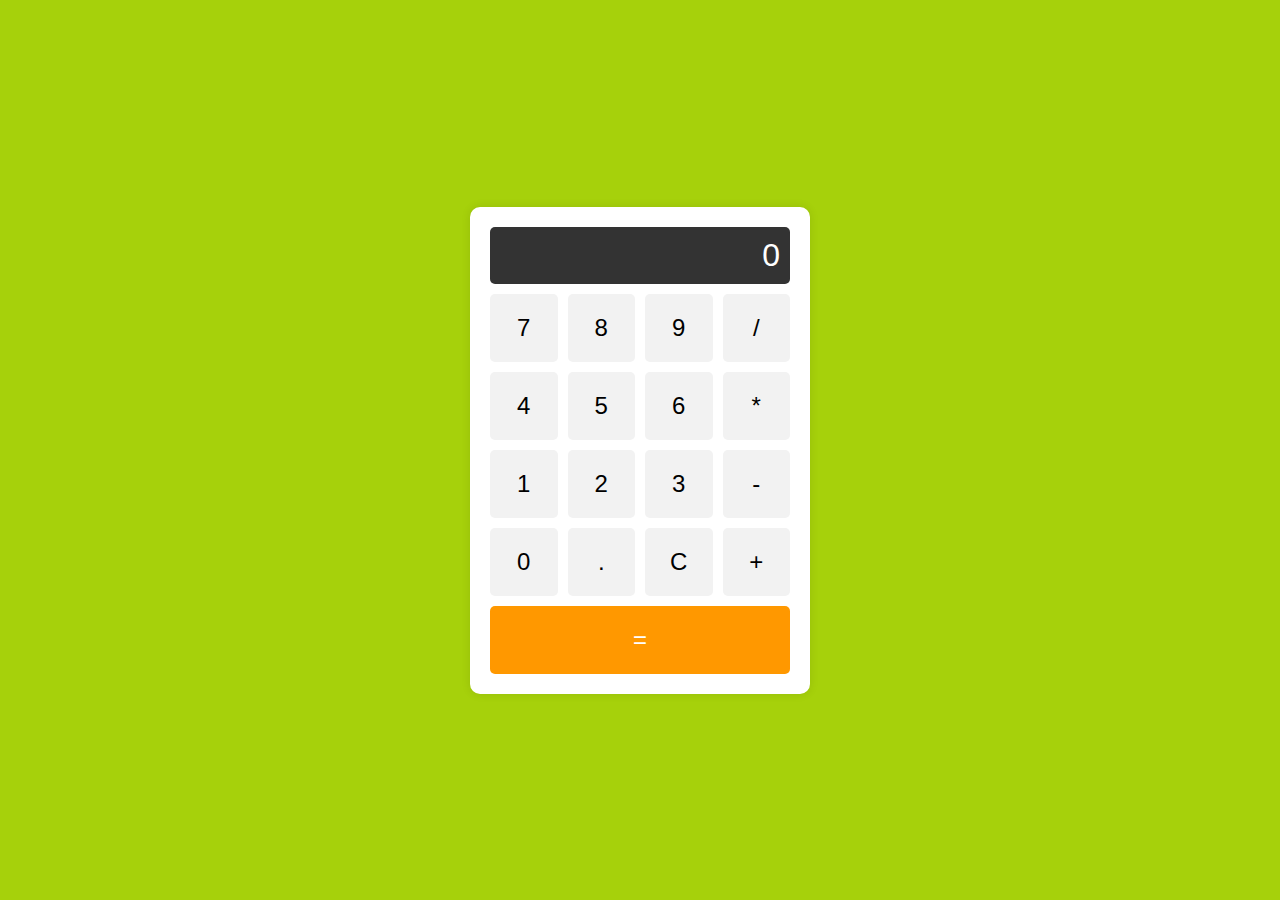
<file: calculator/index.html>
<!DOCTYPE html>
<html lang="en">
<head>
    <meta charset="UTF-8">
    <meta name="viewport" content="width=device-width, initial-scale=1.0">
    <title>Basic Calculator</title>
    <link rel="stylesheet" href="styles.css">
</head>
<body>
    <div class="calculator">
        <div class="display" id="display">0</div>
        <div class="buttons">
            <button class="btn" data-value="7">7</button>
            <button class="btn" data-value="8">8</button>
            <button class="btn" data-value="9">9</button>
            <button class="btn" data-value="/" id="divide">/</button>

            <button class="btn" data-value="4">4</button>
            <button class="btn" data-value="5">5</button>
            <button class="btn" data-value="6">6</button>
            <button class="btn" data-value="*" id="multiply">*</button>

            <button class="btn" data-value="1">1</button>
            <button class="btn" data-value="2">2</button>
            <button class="btn" data-value="3">3</button>
            <button class="btn" data-value="-" id="subtract">-</button>

            <button class="btn" data-value="0">0</button>
            <button class="btn" data-value="." id="decimal">.</button>
            <button class="btn" data-value="C" id="clear">C</button>
            <button class="btn" data-value="+" id="add">+</button>

            <button class="btn" data-value="=" id="equals">=</button>
        </div>
    </div>
    <script src="script.js"></script>
</body>
</html>
</file>
<file: calculator/styles.css>
/* styles.css */
body {
    display: flex;
    justify-content: center;
    align-items: center;
    height: 100vh;
    margin: 0;
    background-color: #a6d10b;
    font-family: Arial, sans-serif;
}

.calculator {
    background-color: #fff;
    border-radius: 10px;
    box-shadow: 0 0 10px rgba(0, 0, 0, 0.1);
    padding: 20px;
    width: 300px;
}

.display {
    background-color: #333;
    color: #fff;
    font-size: 2em;
    padding: 10px;
    text-align: right;
    border-radius: 5px;
    margin-bottom: 10px;
}

.buttons {
    display: grid;
    grid-template-columns: repeat(4, 1fr);
    gap: 10px;
}

.btn {
    background-color: #f2f2f2;
    border: none;
    border-radius: 5px;
    font-size: 1.5em;
    padding: 20px;
    cursor: pointer;
    transition: background-color 0.3s;
}

.btn:hover {
    background-color: #ddd;
}

#equals {
    grid-column: span 4;
    background-color: #ff9800;
    color: white;
}

#equals:hover {
    background-color: #e68900;
}
</file>
